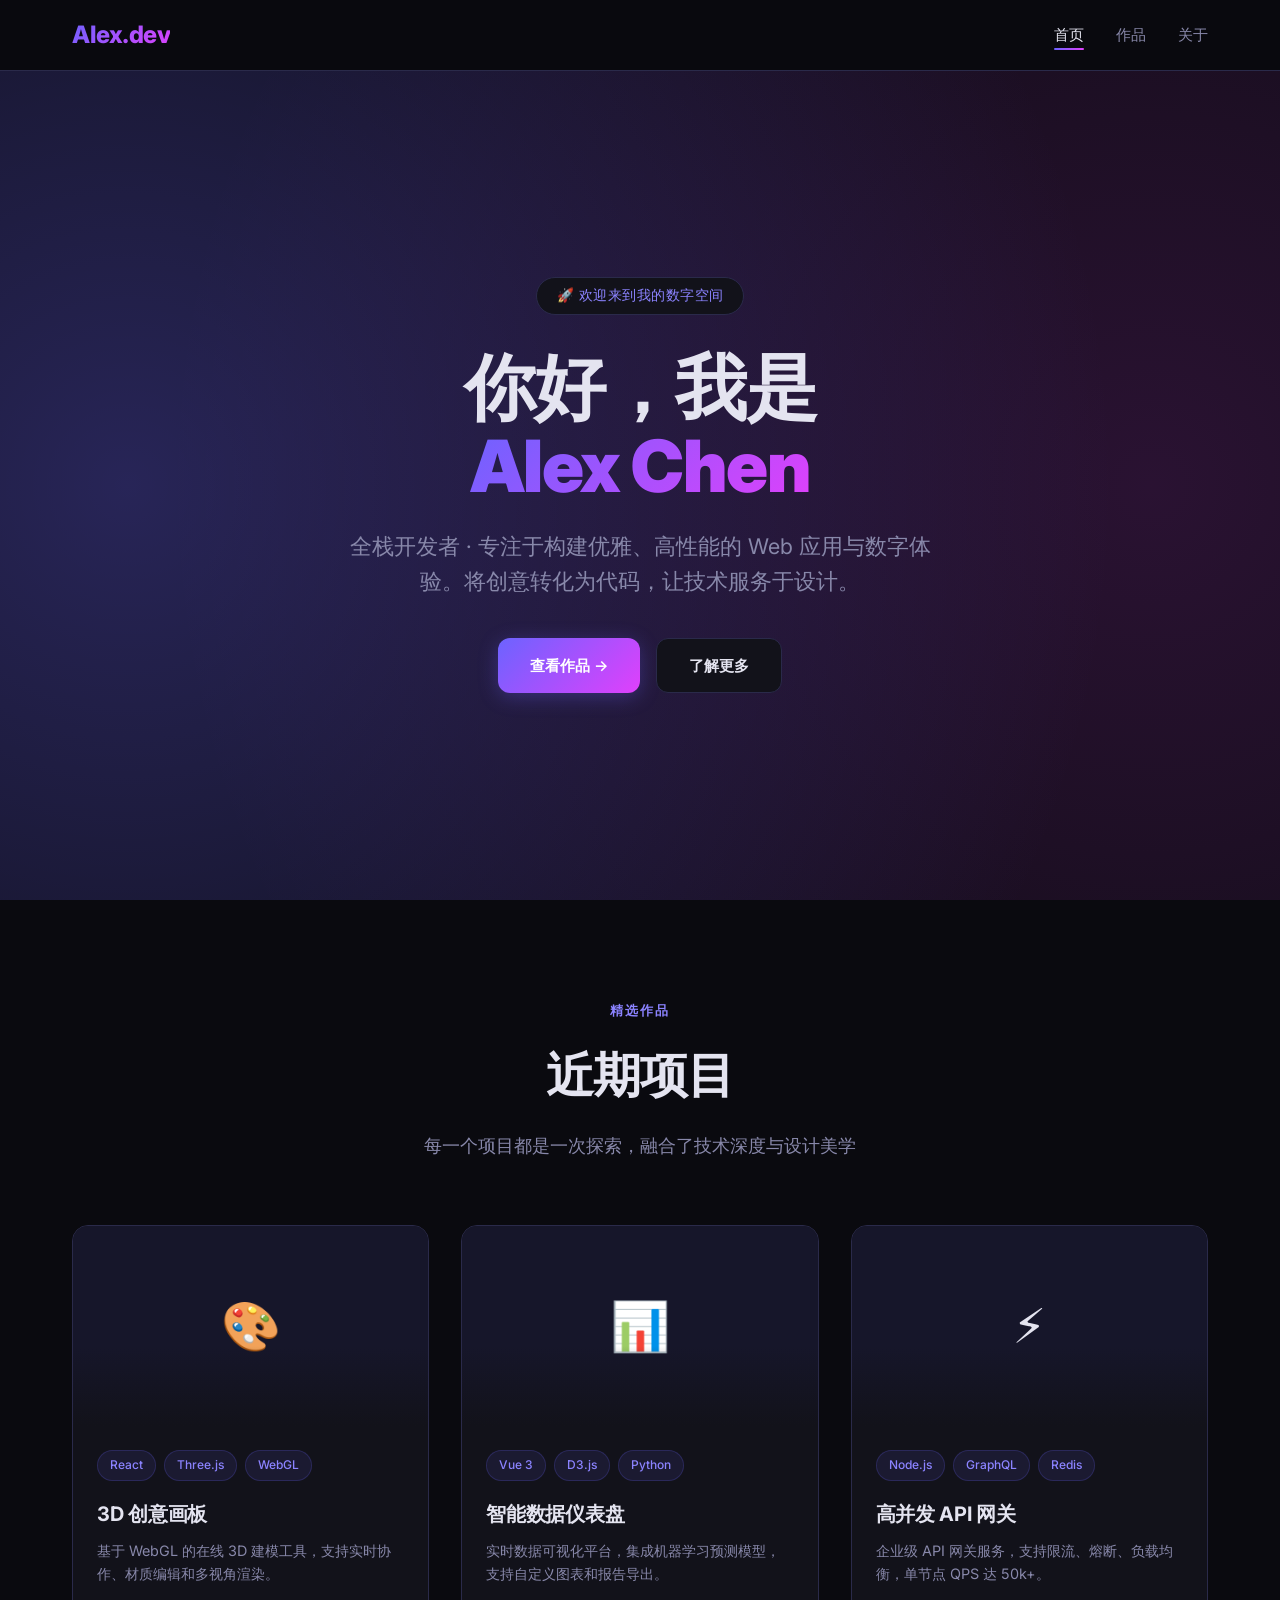
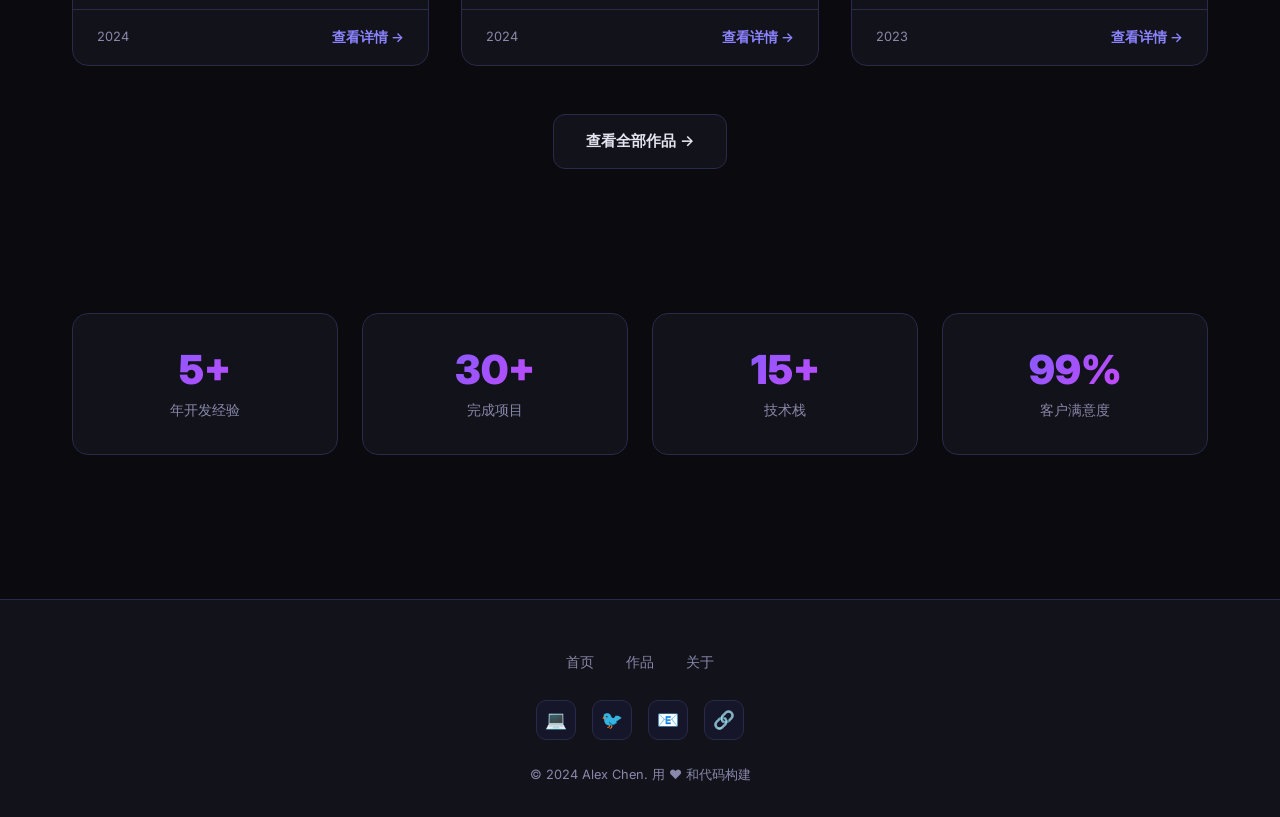
<file: portfolio_site/index.html>
<!DOCTYPE html>
<html lang="zh-CN">
<head>
  <meta charset="UTF-8">
  <meta name="viewport" content="width=device-width, initial-scale=1.0">
  <meta name="description" content="个人作品集 - 全栈开发者，热爱构建优雅的数字体验">
  <title>Alex Chen | 全栈开发者</title>
  <link rel="stylesheet" href="styles.css">
  <link rel="preconnect" href="https://fonts.googleapis.com">
  <link href="https://fonts.googleapis.com/css2?family=Inter:wght@400;500;600;700;800;900&display=swap" rel="stylesheet">
</head>
<body>

  <!-- ========== 导航栏 ========== -->
  <nav class="navbar" role="navigation" aria-label="主导航">
    <div class="navbar-inner">
      <a href="index.html" class="navbar-logo">Alex.dev</a>
      <button class="navbar-toggle" aria-label="切换菜单" onclick="toggleMenu()">
        <span></span>
        <span></span>
        <span></span>
      </button>
      <ul class="navbar-links" id="navLinks">
        <li><a href="index.html" class="active">首页</a></li>
        <li><a href="projects.html">作品</a></li>
        <li><a href="about.html">关于</a></li>
      </ul>
    </div>
  </nav>

  <!-- ========== 主内容 ========== -->
  <main>
    <!-- Hero 区域 -->
    <section class="hero">
      <div class="hero-content">
        <div class="hero-badge animate-fade-in-up">🚀 欢迎来到我的数字空间</div>
        <h1 class="hero-title animate-fade-in-up delay-1">
          你好，我是<br>
          <span class="gradient-text">Alex Chen</span>
        </h1>
        <p class="hero-subtitle animate-fade-in-up delay-2">
          全栈开发者 · 专注于构建优雅、高性能的 Web 应用与数字体验。将创意转化为代码，让技术服务于设计。
        </p>
        <div class="hero-actions animate-fade-in-up delay-3">
          <a href="projects.html" class="btn btn-primary">
            查看作品 →
          </a>
          <a href="about.html" class="btn btn-secondary">
            了解更多
          </a>
        </div>
      </div>
    </section>

    <!-- 精选项目 -->
    <section class="section">
      <div class="container">
        <div class="section-header">
          <span class="section-label">精选作品</span>
          <h2 class="section-title">近期项目</h2>
          <p class="section-desc">每一个项目都是一次探索，融合了技术深度与设计美学</p>
        </div>

        <div class="projects-grid">
          <!-- 项目卡片 1 -->
          <article class="project-card animate-fade-in-up delay-1">
            <div class="project-card-image">🎨</div>
            <div class="project-card-body">
              <div class="project-card-tags">
                <span class="tag">React</span>
                <span class="tag">Three.js</span>
                <span class="tag">WebGL</span>
              </div>
              <h3 class="project-card-title">3D 创意画板</h3>
              <p class="project-card-desc">基于 WebGL 的在线 3D 建模工具，支持实时协作、材质编辑和多视角渲染。</p>
            </div>
            <div class="project-card-footer">
              <span style="color: var(--color-text-muted); font-size: 0.8rem;">2024</span>
              <a href="projects.html" class="project-card-link">查看详情 →</a>
            </div>
          </article>

          <!-- 项目卡片 2 -->
          <article class="project-card animate-fade-in-up delay-2">
            <div class="project-card-image">📊</div>
            <div class="project-card-body">
              <div class="project-card-tags">
                <span class="tag">Vue 3</span>
                <span class="tag">D3.js</span>
                <span class="tag">Python</span>
              </div>
              <h3 class="project-card-title">智能数据仪表盘</h3>
              <p class="project-card-desc">实时数据可视化平台，集成机器学习预测模型，支持自定义图表和报告导出。</p>
            </div>
            <div class="project-card-footer">
              <span style="color: var(--color-text-muted); font-size: 0.8rem;">2024</span>
              <a href="projects.html" class="project-card-link">查看详情 →</a>
            </div>
          </article>

          <!-- 项目卡片 3 -->
          <article class="project-card animate-fade-in-up delay-3">
            <div class="project-card-image">⚡</div>
            <div class="project-card-body">
              <div class="project-card-tags">
                <span class="tag">Node.js</span>
                <span class="tag">GraphQL</span>
                <span class="tag">Redis</span>
              </div>
              <h3 class="project-card-title">高并发 API 网关</h3>
              <p class="project-card-desc">企业级 API 网关服务，支持限流、熔断、负载均衡，单节点 QPS 达 50k+。</p>
            </div>
            <div class="project-card-footer">
              <span style="color: var(--color-text-muted); font-size: 0.8rem;">2023</span>
              <a href="projects.html" class="project-card-link">查看详情 →</a>
            </div>
          </article>
        </div>

        <div style="text-align: center; margin-top: 3rem;">
          <a href="projects.html" class="btn btn-secondary">查看全部作品 →</a>
        </div>
      </div>
    </section>

    <!-- 统计数字 -->
    <section class="section" style="padding-top: 0;">
      <div class="container">
        <div class="stats-grid">
          <div class="stat-card animate-fade-in-up delay-1">
            <div class="stat-number">5+</div>
            <div class="stat-label">年开发经验</div>
          </div>
          <div class="stat-card animate-fade-in-up delay-2">
            <div class="stat-number">30+</div>
            <div class="stat-label">完成项目</div>
          </div>
          <div class="stat-card animate-fade-in-up delay-3">
            <div class="stat-number">15+</div>
            <div class="stat-label">技术栈</div>
          </div>
          <div class="stat-card animate-fade-in-up delay-4">
            <div class="stat-number">99%</div>
            <div class="stat-label">客户满意度</div>
          </div>
        </div>
      </div>
    </section>
  </main>

  <!-- ========== 页脚 ========== -->
  <footer class="footer" role="contentinfo">
    <div class="footer-inner">
      <ul class="footer-links">
        <li><a href="index.html">首页</a></li>
        <li><a href="projects.html">作品</a></li>
        <li><a href="about.html">关于</a></li>
      </ul>
      <div class="footer-social">
        <a href="#" aria-label="GitHub">💻</a>
        <a href="#" aria-label="Twitter">🐦</a>
        <a href="#" aria-label="Email">📧</a>
        <a href="#" aria-label="LinkedIn">🔗</a>
      </div>
      <p class="footer-copy">© 2024 Alex Chen. 用 ❤️ 和代码构建</p>
    </div>
  </footer>

  <!-- ========== 脚本 ========== -->
  <script>
    // 移动端导航菜单切换
    function toggleMenu() {
      const navLinks = document.getElementById('navLinks');
      navLinks.classList.toggle('open');
    }

    // 点击导航链接后关闭菜单
    document.querySelectorAll('.navbar-links a').forEach(link => {
      link.addEventListener('click', () => {
        document.getElementById('navLinks').classList.remove('open');
      });
    });

    // 滚动时导航栏背景加深
    window.addEventListener('scroll', () => {
      const navbar = document.querySelector('.navbar');
      if (window.scrollY > 50) {
        navbar.style.background = 'rgba(10, 10, 15, 0.95)';
      } else {
        navbar.style.background = 'rgba(10, 10, 15, 0.85)';
      }
    });

    // Intersection Observer 滚动动画
    const observer = new IntersectionObserver((entries) => {
      entries.forEach(entry => {
        if (entry.isIntersecting) {
          entry.target.style.animationPlayState = 'running';
          observer.unobserve(entry.target);
        }
      });
    }, { threshold: 0.1 });

    document.querySelectorAll('.animate-fade-in-up').forEach(el => {
      el.style.animationPlayState = 'paused';
      observer.observe(el);
    });
  </script>

</body>
</html>
</file>
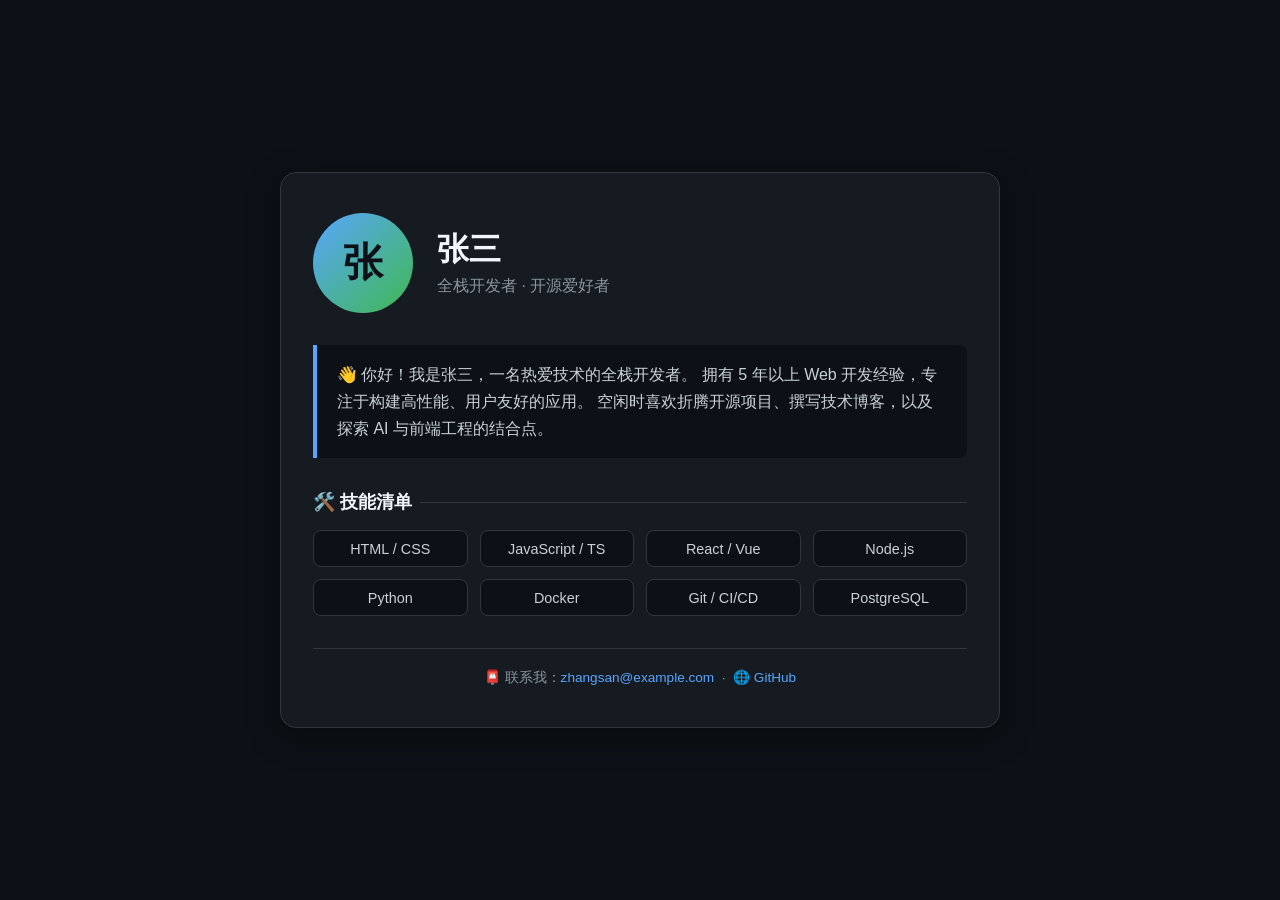
<file: test_website/index.html>
<!DOCTYPE html>
<html lang="zh-CN">
<head>
    <meta charset="UTF-8">
    <meta name="viewport" content="width=device-width, initial-scale=1.0">
    <title>个人简介 - 张三</title>
    <style>
        /* === Reset & Base === */
        * {
            margin: 0;
            padding: 0;
            box-sizing: border-box;
        }

        body {
            font-family: -apple-system, BlinkMacSystemFont, "Segoe UI", Roboto,
                "Helvetica Neue", Arial, "Noto Sans SC", sans-serif;
            background: #0d1117;
            color: #c9d1d9;
            min-height: 100vh;
            display: flex;
            justify-content: center;
            align-items: center;
            padding: 2rem 1rem;
        }

        /* === Card Container === */
        .card {
            max-width: 720px;
            width: 100%;
            background: #161b22;
            border: 1px solid #30363d;
            border-radius: 16px;
            padding: 2.5rem 2rem;
            box-shadow: 0 8px 32px rgba(0, 0, 0, 0.4);
            transition: transform 0.2s ease;
        }

        .card:hover {
            transform: translateY(-2px);
        }

        /* === Header / Avatar === */
        .header {
            display: flex;
            align-items: center;
            gap: 1.5rem;
            margin-bottom: 2rem;
            flex-wrap: wrap;
        }

        .avatar {
            flex-shrink: 0;
            width: 100px;
            height: 100px;
            border-radius: 50%;
            background: linear-gradient(135deg, #58a6ff, #3fb950);
            display: flex;
            align-items: center;
            justify-content: center;
            font-size: 2.5rem;
            font-weight: 700;
            color: #0d1117;
        }

        .header-text h1 {
            font-size: 2rem;
            font-weight: 700;
            color: #f0f6fc;
        }

        .header-text .tagline {
            font-size: 1rem;
            color: #8b949e;
            margin-top: 0.25rem;
        }

        /* === Bio === */
        .bio {
            background: #0d1117;
            border-left: 4px solid #58a6ff;
            padding: 1rem 1.25rem;
            border-radius: 0 8px 8px 0;
            margin-bottom: 2rem;
            line-height: 1.7;
            font-size: 1rem;
        }

        /* === Section Title === */
        .section-title {
            font-size: 1.125rem;
            font-weight: 600;
            color: #f0f6fc;
            margin-bottom: 1rem;
            display: flex;
            align-items: center;
            gap: 0.5rem;
        }

        .section-title::after {
            content: "";
            flex: 1;
            height: 1px;
            background: #30363d;
        }

        /* === Skills Grid === */
        .skills-grid {
            display: grid;
            grid-template-columns: repeat(auto-fill, minmax(150px, 1fr));
            gap: 0.75rem;
            list-style: none;
        }

        .skills-grid li {
            background: #0d1117;
            border: 1px solid #30363d;
            border-radius: 8px;
            padding: 0.6rem 1rem;
            text-align: center;
            font-size: 0.9rem;
            transition: all 0.2s ease;
            cursor: default;
        }

        .skills-grid li:hover {
            border-color: #58a6ff;
            background: #161b22;
            transform: scale(1.04);
        }

        /* === Footer === */
        .footer {
            margin-top: 2rem;
            padding-top: 1.25rem;
            border-top: 1px solid #30363d;
            text-align: center;
            font-size: 0.85rem;
            color: #8b949e;
        }

        .footer a {
            color: #58a6ff;
            text-decoration: none;
        }

        .footer a:hover {
            text-decoration: underline;
        }

        /* === Responsive === */
        @media (max-width: 480px) {
            .card {
                padding: 1.5rem 1rem;
            }

            .header {
                flex-direction: column;
                text-align: center;
                gap: 0.75rem;
            }

            .avatar {
                width: 80px;
                height: 80px;
                font-size: 2rem;
            }

            .header-text h1 {
                font-size: 1.5rem;
            }

            .skills-grid {
                grid-template-columns: repeat(auto-fill, minmax(120px, 1fr));
            }
        }
    </style>
</head>
<body>
    <div class="card">
        <!-- Header -->
        <div class="header">
            <div class="avatar">张</div>
            <div class="header-text">
                <h1>张三</h1>
                <p class="tagline">全栈开发者 · 开源爱好者</p>
            </div>
        </div>

        <!-- Bio -->
        <div class="bio">
            👋 你好！我是张三，一名热爱技术的全栈开发者。
            拥有 5 年以上 Web 开发经验，专注于构建高性能、用户友好的应用。
            空闲时喜欢折腾开源项目、撰写技术博客，以及探索 AI 与前端工程的结合点。
        </div>

        <!-- Skills -->
        <div class="section-title">🛠️ 技能清单</div>
        <ul class="skills-grid">
            <li>HTML / CSS</li>
            <li>JavaScript / TS</li>
            <li>React / Vue</li>
            <li>Node.js</li>
            <li>Python</li>
            <li>Docker</li>
            <li>Git / CI/CD</li>
            <li>PostgreSQL</li>
        </ul>

        <!-- Footer -->
        <div class="footer">
            📮 联系我：<a href="mailto:zhangsan@example.com">zhangsan@example.com</a>
            &nbsp;·&nbsp; 🌐 <a href="#">GitHub</a>
        </div>
    </div>
</body>
</html>
</file>
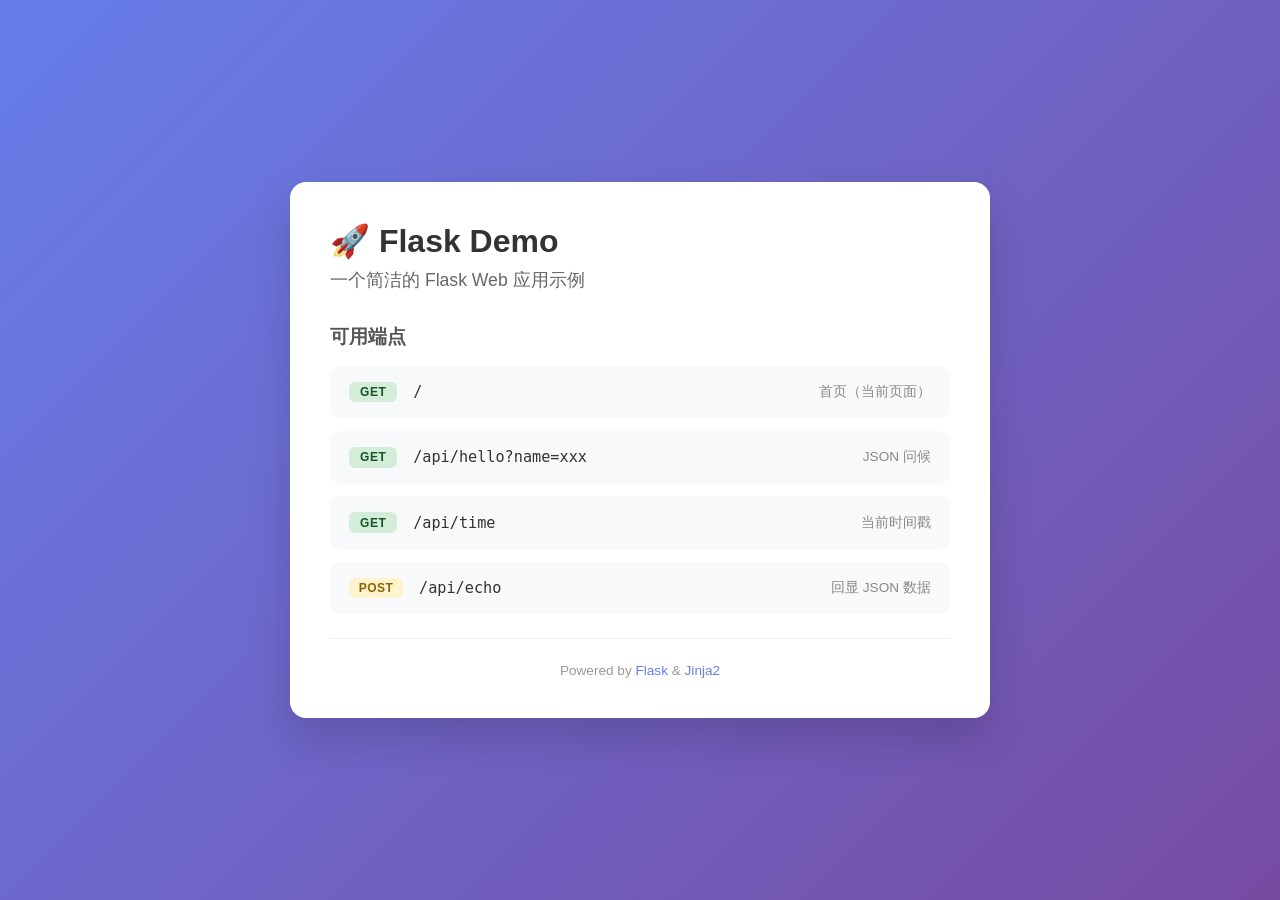
<file: flask_demo/templates/index.html>
<!DOCTYPE html>
<html lang="zh-CN">
<head>
    <meta charset="UTF-8" />
    <meta name="viewport" content="width=device-width, initial-scale=1.0" />
    <title>Flask Demo 应用</title>
    <style>
        * {
            margin: 0;
            padding: 0;
            box-sizing: border-box;
        }
        body {
            font-family: -apple-system, BlinkMacSystemFont, "Segoe UI", Roboto,
                "Helvetica Neue", Arial, sans-serif;
            background: linear-gradient(135deg, #667eea 0%, #764ba2 100%);
            min-height: 100vh;
            display: flex;
            justify-content: center;
            align-items: center;
            padding: 2rem;
        }
        .card {
            background: white;
            border-radius: 16px;
            padding: 2.5rem;
            max-width: 700px;
            width: 100%;
            box-shadow: 0 20px 40px rgba(0, 0, 0, 0.15);
        }
        h1 {
            color: #333;
            font-size: 2rem;
            margin-bottom: 0.5rem;
        }
        .subtitle {
            color: #666;
            font-size: 1.1rem;
            margin-bottom: 2rem;
        }
        .endpoints {
            list-style: none;
        }
        .endpoints li {
            background: #f8f9fa;
            border-radius: 10px;
            padding: 1rem 1.2rem;
            margin-bottom: 0.8rem;
            display: flex;
            align-items: center;
            gap: 1rem;
            transition: transform 0.15s, box-shadow 0.15s;
        }
        .endpoints li:hover {
            transform: translateY(-2px);
            box-shadow: 0 4px 12px rgba(0, 0, 0, 0.08);
        }
        .method {
            display: inline-block;
            padding: 0.2rem 0.6rem;
            border-radius: 6px;
            font-size: 0.75rem;
            font-weight: 700;
            text-transform: uppercase;
            letter-spacing: 0.5px;
            min-width: 48px;
            text-align: center;
        }
        .method-get {
            background: #d4edda;
            color: #155724;
        }
        .method-post {
            background: #fff3cd;
            color: #856404;
        }
        .route {
            font-family: "SF Mono", "Fira Code", "Fira Mono", monospace;
            font-size: 0.95rem;
            color: #333;
            flex: 1;
        }
        .desc {
            color: #888;
            font-size: 0.85rem;
        }
        hr {
            border: none;
            border-top: 1px solid #eee;
            margin: 1.5rem 0;
        }
        .footer {
            text-align: center;
            color: #999;
            font-size: 0.85rem;
            margin-top: 1rem;
        }
        .footer a {
            color: #667eea;
            text-decoration: none;
        }
        .footer a:hover {
            text-decoration: underline;
        }
    </style>
</head>
<body>
    <div class="card">
        <h1>🚀 Flask Demo</h1>
        <p class="subtitle">一个简洁的 Flask Web 应用示例</p>

        <h2 style="font-size:1.2rem; margin-bottom:1rem; color:#555;">
            可用端点
        </h2>
        <ul class="endpoints">
            <li>
                <span class="method method-get">GET</span>
                <span class="route">/</span>
                <span class="desc">首页（当前页面）</span>
            </li>
            <li>
                <span class="method method-get">GET</span>
                <span class="route">/api/hello?name=xxx</span>
                <span class="desc">JSON 问候</span>
            </li>
            <li>
                <span class="method method-get">GET</span>
                <span class="route">/api/time</span>
                <span class="desc">当前时间戳</span>
            </li>
            <li>
                <span class="method method-post">POST</span>
                <span class="route">/api/echo</span>
                <span class="desc">回显 JSON 数据</span>
            </li>
        </ul>

        <hr />

        <div class="footer">
            Powered by
            <a href="https://flask.palletsprojects.com/" target="_blank">Flask</a>
            &amp;
            <a href="https://jinja.palletsprojects.com/" target="_blank">Jinja2</a>
        </div>
    </div>
</body>
</html>
</file>
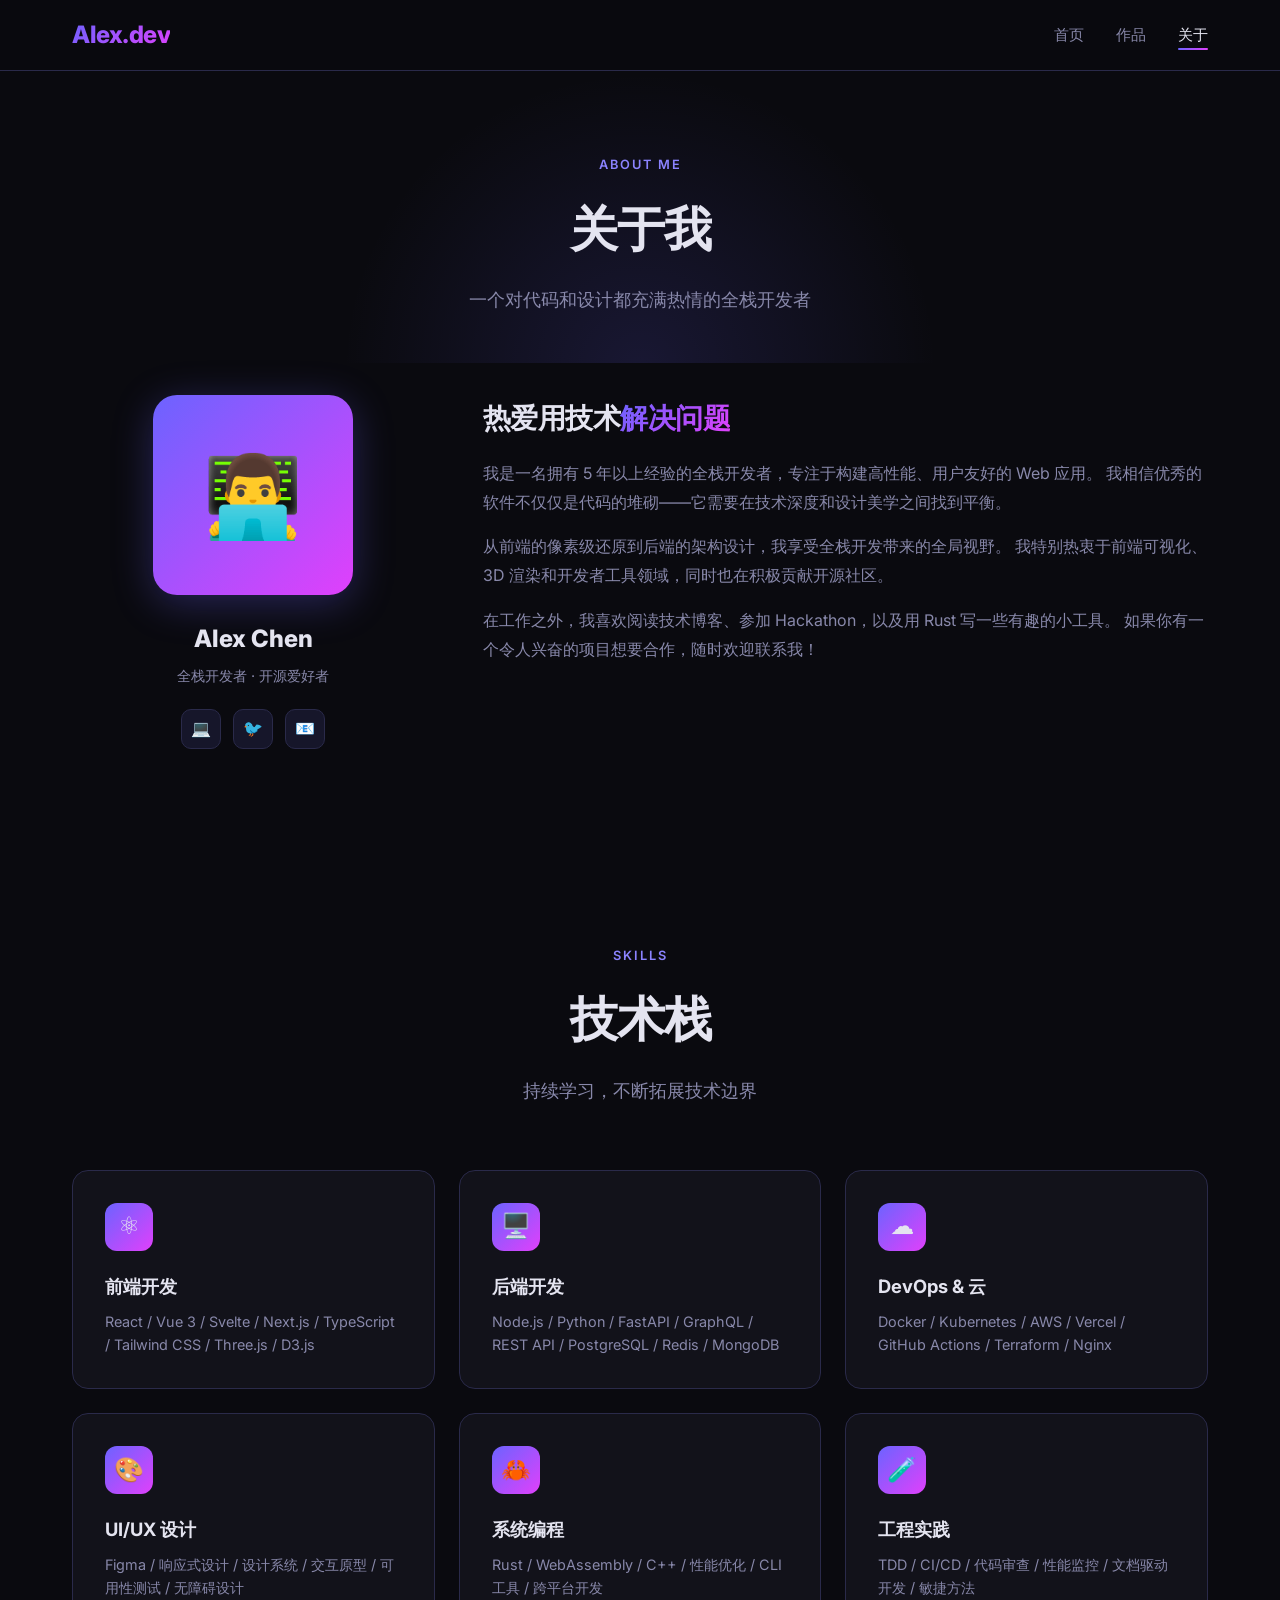
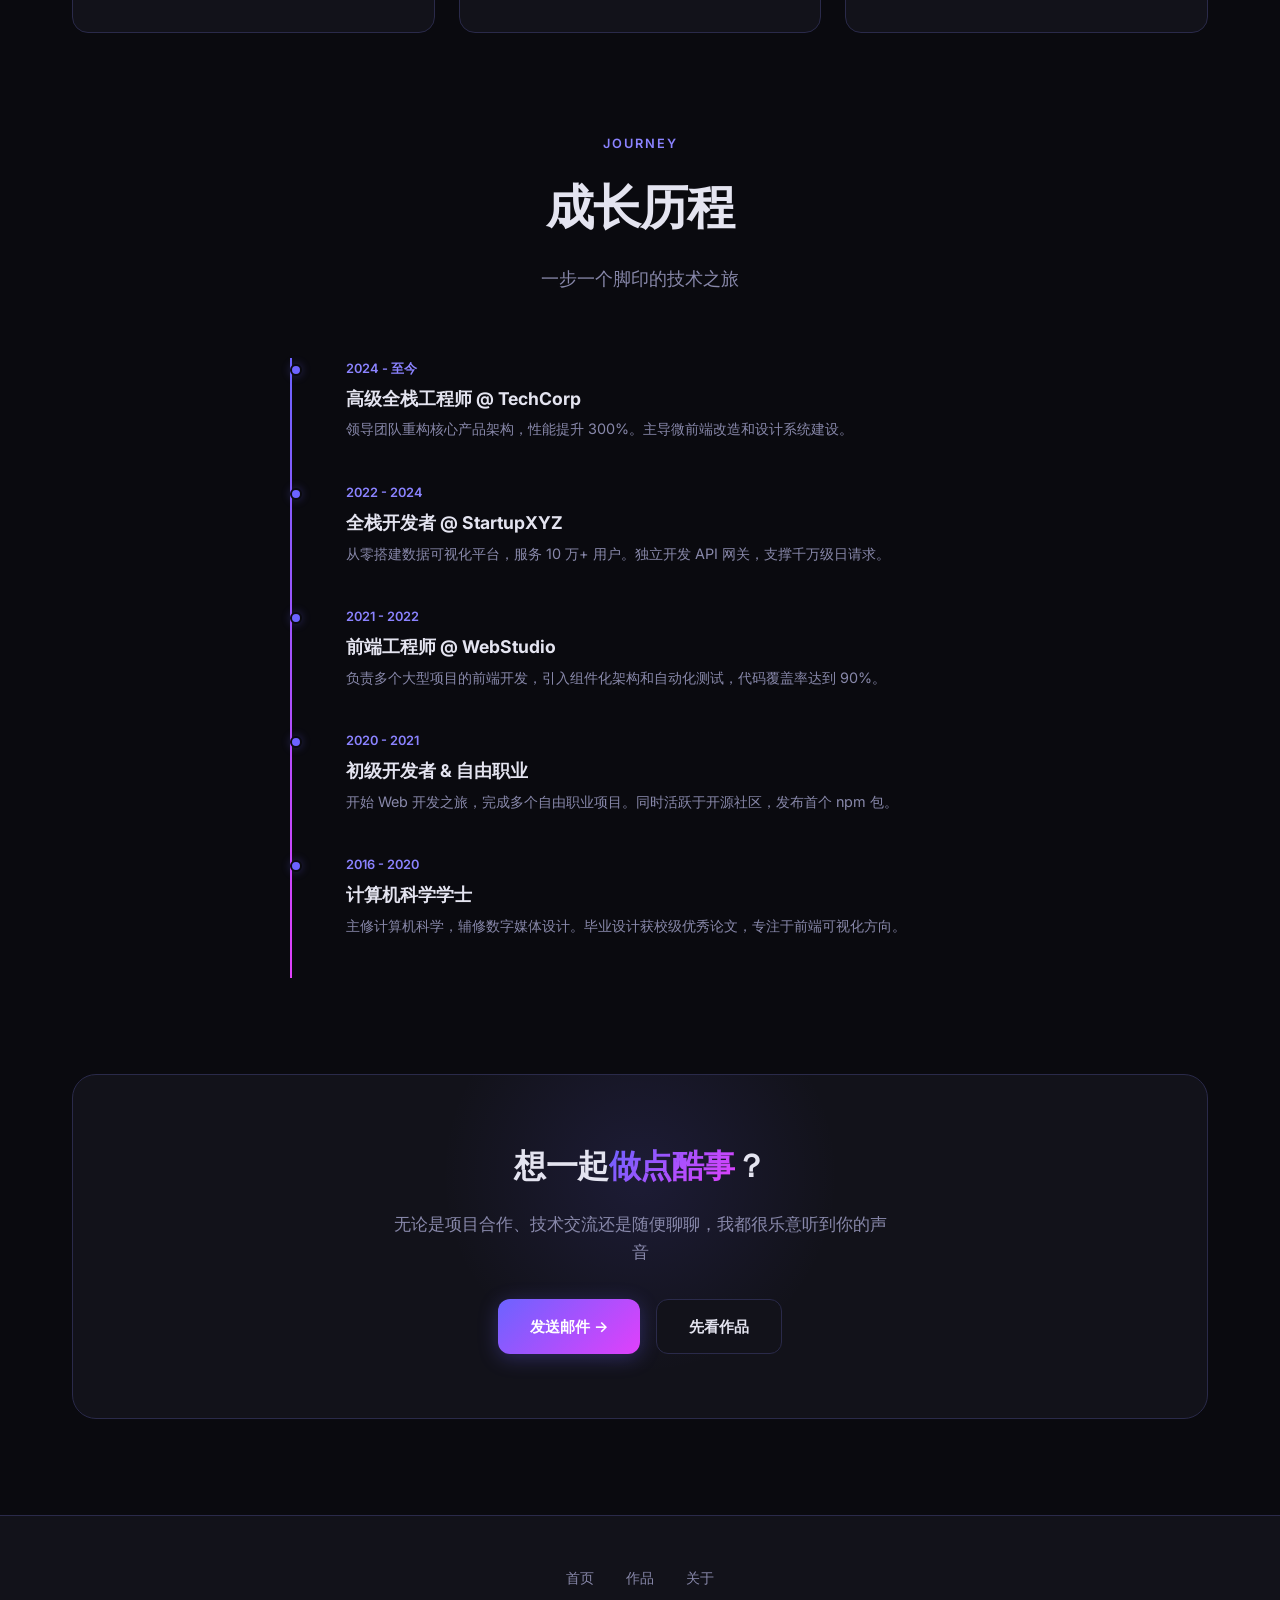
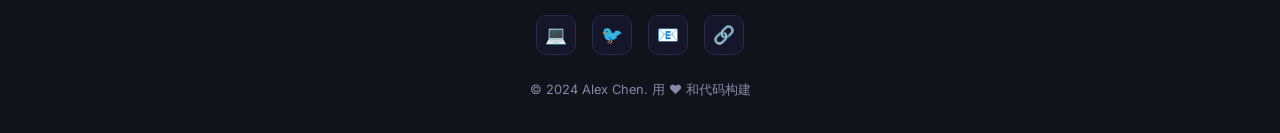
<file: portfolio_site/about.html>
<!DOCTYPE html>
<html lang="zh-CN">
<head>
  <meta charset="UTF-8">
  <meta name="viewport" content="width=device-width, initial-scale=1.0">
  <meta name="description" content="关于 Alex Chen - 全栈开发者的技术旅程与个人故事">
  <title>关于我 | Alex Chen</title>
  <link rel="stylesheet" href="styles.css">
  <link rel="preconnect" href="https://fonts.googleapis.com">
  <link href="https://fonts.googleapis.com/css2?family=Inter:wght@400;500;600;700;800;900&display=swap" rel="stylesheet">
</head>
<body>

  <!-- ========== 导航栏 ========== -->
  <nav class="navbar" role="navigation" aria-label="主导航">
    <div class="navbar-inner">
      <a href="index.html" class="navbar-logo">Alex.dev</a>
      <button class="navbar-toggle" aria-label="切换菜单" onclick="toggleMenu()">
        <span></span>
        <span></span>
        <span></span>
      </button>
      <ul class="navbar-links" id="navLinks">
        <li><a href="index.html">首页</a></li>
        <li><a href="projects.html">作品</a></li>
        <li><a href="about.html" class="active">关于</a></li>
      </ul>
    </div>
  </nav>

  <!-- ========== 主内容 ========== -->
  <main>
    <!-- 页面横幅 -->
    <section class="page-banner">
      <div class="container page-banner-content">
        <span class="section-label animate-fade-in-up">About Me</span>
        <h1 class="section-title animate-fade-in-up delay-1">关于我</h1>
        <p class="section-desc animate-fade-in-up delay-2">一个对代码和设计都充满热情的全栈开发者</p>
      </div>
    </section>

    <!-- 个人简介 -->
    <section class="section" style="padding-top: 2rem;">
      <div class="container">
        <div style="display: grid; grid-template-columns: 1fr 2fr; gap: 3rem; align-items: start;" class="about-intro">
          <!-- 头像区域 -->
          <div class="animate-fade-in-up" style="text-align: center;">
            <div style="
              width: 200px;
              height: 200px;
              border-radius: 24px;
              background: linear-gradient(135deg, var(--color-gradient-start), var(--color-gradient-end));
              display: flex;
              align-items: center;
              justify-content: center;
              font-size: 5rem;
              margin: 0 auto 1.5rem;
              box-shadow: 0 8px 40px var(--color-accent-glow);
            ">👨‍💻</div>
            <h2 style="font-size: 1.5rem; font-weight: 800; margin-bottom: 0.25rem;">Alex Chen</h2>
            <p style="color: var(--color-text-muted); font-size: 0.9rem;">全栈开发者 · 开源爱好者</p>
            <div style="display: flex; gap: 0.75rem; justify-content: center; margin-top: 1.25rem;">
              <a href="#" style="
                width: 40px; height: 40px; border-radius: 10px;
                background: var(--color-surface); border: 1px solid var(--color-border);
                display: flex; align-items: center; justify-content: center;
                transition: all 0.2s ease;
              " aria-label="GitHub">💻</a>
              <a href="#" style="
                width: 40px; height: 40px; border-radius: 10px;
                background: var(--color-surface); border: 1px solid var(--color-border);
                display: flex; align-items: center; justify-content: center;
                transition: all 0.2s ease;
              " aria-label="Twitter">🐦</a>
              <a href="#" style="
                width: 40px; height: 40px; border-radius: 10px;
                background: var(--color-surface); border: 1px solid var(--color-border);
                display: flex; align-items: center; justify-content: center;
                transition: all 0.2s ease;
              " aria-label="Email">📧</a>
            </div>
          </div>

          <!-- 介绍文字 -->
          <div class="animate-fade-in-up delay-2">
            <h2 style="font-size: 1.75rem; font-weight: 800; margin-bottom: 1rem; letter-spacing: -0.5px;">
              热爱用技术<span class="gradient-text" style="background: linear-gradient(135deg, var(--color-gradient-start), var(--color-gradient-end)); -webkit-background-clip: text; -webkit-text-fill-color: transparent; background-clip: text;">解决问题</span>
            </h2>
            <p style="color: var(--color-text-muted); line-height: 1.8; margin-bottom: 1rem;">
              我是一名拥有 5 年以上经验的全栈开发者，专注于构建高性能、用户友好的 Web 应用。
              我相信优秀的软件不仅仅是代码的堆砌——它需要在技术深度和设计美学之间找到平衡。
            </p>
            <p style="color: var(--color-text-muted); line-height: 1.8; margin-bottom: 1rem;">
              从前端的像素级还原到后端的架构设计，我享受全栈开发带来的全局视野。
              我特别热衷于前端可视化、3D 渲染和开发者工具领域，同时也在积极贡献开源社区。
            </p>
            <p style="color: var(--color-text-muted); line-height: 1.8;">
              在工作之外，我喜欢阅读技术博客、参加 Hackathon，以及用 Rust 写一些有趣的小工具。
              如果你有一个令人兴奋的项目想要合作，随时欢迎联系我！
            </p>
          </div>
        </div>
      </div>
    </section>

    <!-- 技能展示 -->
    <section class="section">
      <div class="container">
        <div class="section-header">
          <span class="section-label">Skills</span>
          <h2 class="section-title">技术栈</h2>
          <p class="section-desc">持续学习，不断拓展技术边界</p>
        </div>

        <div class="skills-grid">
          <!-- 技能 1 -->
          <div class="skill-card animate-fade-in-up delay-1">
            <div class="skill-icon">⚛️</div>
            <h3 class="skill-card-title">前端开发</h3>
            <p class="skill-card-desc">React / Vue 3 / Svelte / Next.js / TypeScript / Tailwind CSS / Three.js / D3.js</p>
          </div>

          <!-- 技能 2 -->
          <div class="skill-card animate-fade-in-up delay-2">
            <div class="skill-icon">🖥️</div>
            <h3 class="skill-card-title">后端开发</h3>
            <p class="skill-card-desc">Node.js / Python / FastAPI / GraphQL / REST API / PostgreSQL / Redis / MongoDB</p>
          </div>

          <!-- 技能 3 -->
          <div class="skill-card animate-fade-in-up delay-3">
            <div class="skill-icon">☁️</div>
            <h3 class="skill-card-title">DevOps & 云</h3>
            <p class="skill-card-desc">Docker / Kubernetes / AWS / Vercel / GitHub Actions / Terraform / Nginx</p>
          </div>

          <!-- 技能 4 -->
          <div class="skill-card animate-fade-in-up delay-4">
            <div class="skill-icon">🎨</div>
            <h3 class="skill-card-title">UI/UX 设计</h3>
            <p class="skill-card-desc">Figma / 响应式设计 / 设计系统 / 交互原型 / 可用性测试 / 无障碍设计</p>
          </div>

          <!-- 技能 5 -->
          <div class="skill-card animate-fade-in-up delay-5">
            <div class="skill-icon">🦀</div>
            <h3 class="skill-card-title">系统编程</h3>
            <p class="skill-card-desc">Rust / WebAssembly / C++ / 性能优化 / CLI 工具 / 跨平台开发</p>
          </div>

          <!-- 技能 6 -->
          <div class="skill-card animate-fade-in-up delay-6">
            <div class="skill-icon">🧪</div>
            <h3 class="skill-card-title">工程实践</h3>
            <p class="skill-card-desc">TDD / CI/CD / 代码审查 / 性能监控 / 文档驱动开发 / 敏捷方法</p>
          </div>
        </div>
      </div>
    </section>

    <!-- 经历时间线 -->
    <section class="section" style="padding-top: 0;">
      <div class="container">
        <div class="section-header">
          <span class="section-label">Journey</span>
          <h2 class="section-title">成长历程</h2>
          <p class="section-desc">一步一个脚印的技术之旅</p>
        </div>

        <div class="timeline">
          <div class="timeline-item animate-fade-in-up delay-1">
            <div class="timeline-year">2024 - 至今</div>
            <h3 class="timeline-title">高级全栈工程师 @ TechCorp</h3>
            <p class="timeline-desc">领导团队重构核心产品架构，性能提升 300%。主导微前端改造和设计系统建设。</p>
          </div>

          <div class="timeline-item animate-fade-in-up delay-2">
            <div class="timeline-year">2022 - 2024</div>
            <h3 class="timeline-title">全栈开发者 @ StartupXYZ</h3>
            <p class="timeline-desc">从零搭建数据可视化平台，服务 10 万+ 用户。独立开发 API 网关，支撑千万级日请求。</p>
          </div>

          <div class="timeline-item animate-fade-in-up delay-3">
            <div class="timeline-year">2021 - 2022</div>
            <h3 class="timeline-title">前端工程师 @ WebStudio</h3>
            <p class="timeline-desc">负责多个大型项目的前端开发，引入组件化架构和自动化测试，代码覆盖率达到 90%。</p>
          </div>

          <div class="timeline-item animate-fade-in-up delay-4">
            <div class="timeline-year">2020 - 2021</div>
            <h3 class="timeline-title">初级开发者 & 自由职业</h3>
            <p class="timeline-desc">开始 Web 开发之旅，完成多个自由职业项目。同时活跃于开源社区，发布首个 npm 包。</p>
          </div>

          <div class="timeline-item animate-fade-in-up delay-5">
            <div class="timeline-year">2016 - 2020</div>
            <h3 class="timeline-title">计算机科学学士</h3>
            <p class="timeline-desc">主修计算机科学，辅修数字媒体设计。毕业设计获校级优秀论文，专注于前端可视化方向。</p>
          </div>
        </div>
      </div>
    </section>

    <!-- 联系我 -->
    <section class="section" style="padding-top: 0;">
      <div class="container">
        <div style="
          background: var(--color-bg-card);
          border: 1px solid var(--color-border);
          border-radius: 24px;
          padding: 4rem 2rem;
          text-align: center;
          position: relative;
          overflow: hidden;
        ">
          <div style="
            position: absolute;
            top: -100px;
            left: 50%;
            transform: translateX(-50%);
            width: 400px;
            height: 400px;
            background: radial-gradient(circle, var(--color-accent-glow), transparent 70%);
            pointer-events: none;
            opacity: 0.4;
          "></div>
          <div style="position: relative; z-index: 1;">
            <h2 class="animate-fade-in-up" style="font-size: 2rem; font-weight: 800; margin-bottom: 1rem; letter-spacing: -0.5px;">
              想一起<span class="gradient-text" style="background: linear-gradient(135deg, var(--color-gradient-start), var(--color-gradient-end)); -webkit-background-clip: text; -webkit-text-fill-color: transparent; background-clip: text;">做点酷事</span>？
            </h2>
            <p class="animate-fade-in-up delay-1" style="color: var(--color-text-muted); max-width: 500px; margin: 0 auto 2rem; font-size: 1.05rem;">
              无论是项目合作、技术交流还是随便聊聊，我都很乐意听到你的声音
            </p>
            <div class="animate-fade-in-up delay-2" style="display: flex; gap: 1rem; justify-content: center; flex-wrap: wrap;">
              <a href="mailto:alex@example.com" class="btn btn-primary">发送邮件 →</a>
              <a href="projects.html" class="btn btn-secondary">先看作品</a>
            </div>
          </div>
        </div>
      </div>
    </section>
  </main>

  <!-- ========== 页脚 ========== -->
  <footer class="footer" role="contentinfo">
    <div class="footer-inner">
      <ul class="footer-links">
        <li><a href="index.html">首页</a></li>
        <li><a href="projects.html">作品</a></li>
        <li><a href="about.html">关于</a></li>
      </ul>
      <div class="footer-social">
        <a href="#" aria-label="GitHub">💻</a>
        <a href="#" aria-label="Twitter">🐦</a>
        <a href="#" aria-label="Email">📧</a>
        <a href="#" aria-label="LinkedIn">🔗</a>
      </div>
      <p class="footer-copy">© 2024 Alex Chen. 用 ❤️ 和代码构建</p>
    </div>
  </footer>

  <!-- ========== 脚本 ========== -->
  <script>
    // 移动端导航菜单切换
    function toggleMenu() {
      document.getElementById('navLinks').classList.toggle('open');
    }

    document.querySelectorAll('.navbar-links a').forEach(link => {
      link.addEventListener('click', () => {
        document.getElementById('navLinks').classList.remove('open');
      });
    });

    // 滚动时导航栏背景加深
    window.addEventListener('scroll', () => {
      const navbar = document.querySelector('.navbar');
      navbar.style.background = window.scrollY > 50
        ? 'rgba(10, 10, 15, 0.95)'
        : 'rgba(10, 10, 15, 0.85)';
    });

    // Intersection Observer 滚动动画
    const observer = new IntersectionObserver((entries) => {
      entries.forEach(entry => {
        if (entry.isIntersecting) {
          entry.target.style.animationPlayState = 'running';
          observer.unobserve(entry.target);
        }
      });
    }, { threshold: 0.1 });

    document.querySelectorAll('.animate-fade-in-up').forEach(el => {
      el.style.animationPlayState = 'paused';
      observer.observe(el);
    });

    // 关于页响应式：小屏幕时个人信息改为纵向排列
    const style = document.createElement('style');
    style.textContent = `
      @media (max-width: 768px) {
        .about-intro {
          grid-template-columns: 1fr !important;
        }
        .about-intro > div:first-child {
          order: -1;
        }
      }
    `;
    document.head.appendChild(style);
  </script>

</body>
</html>
</file>
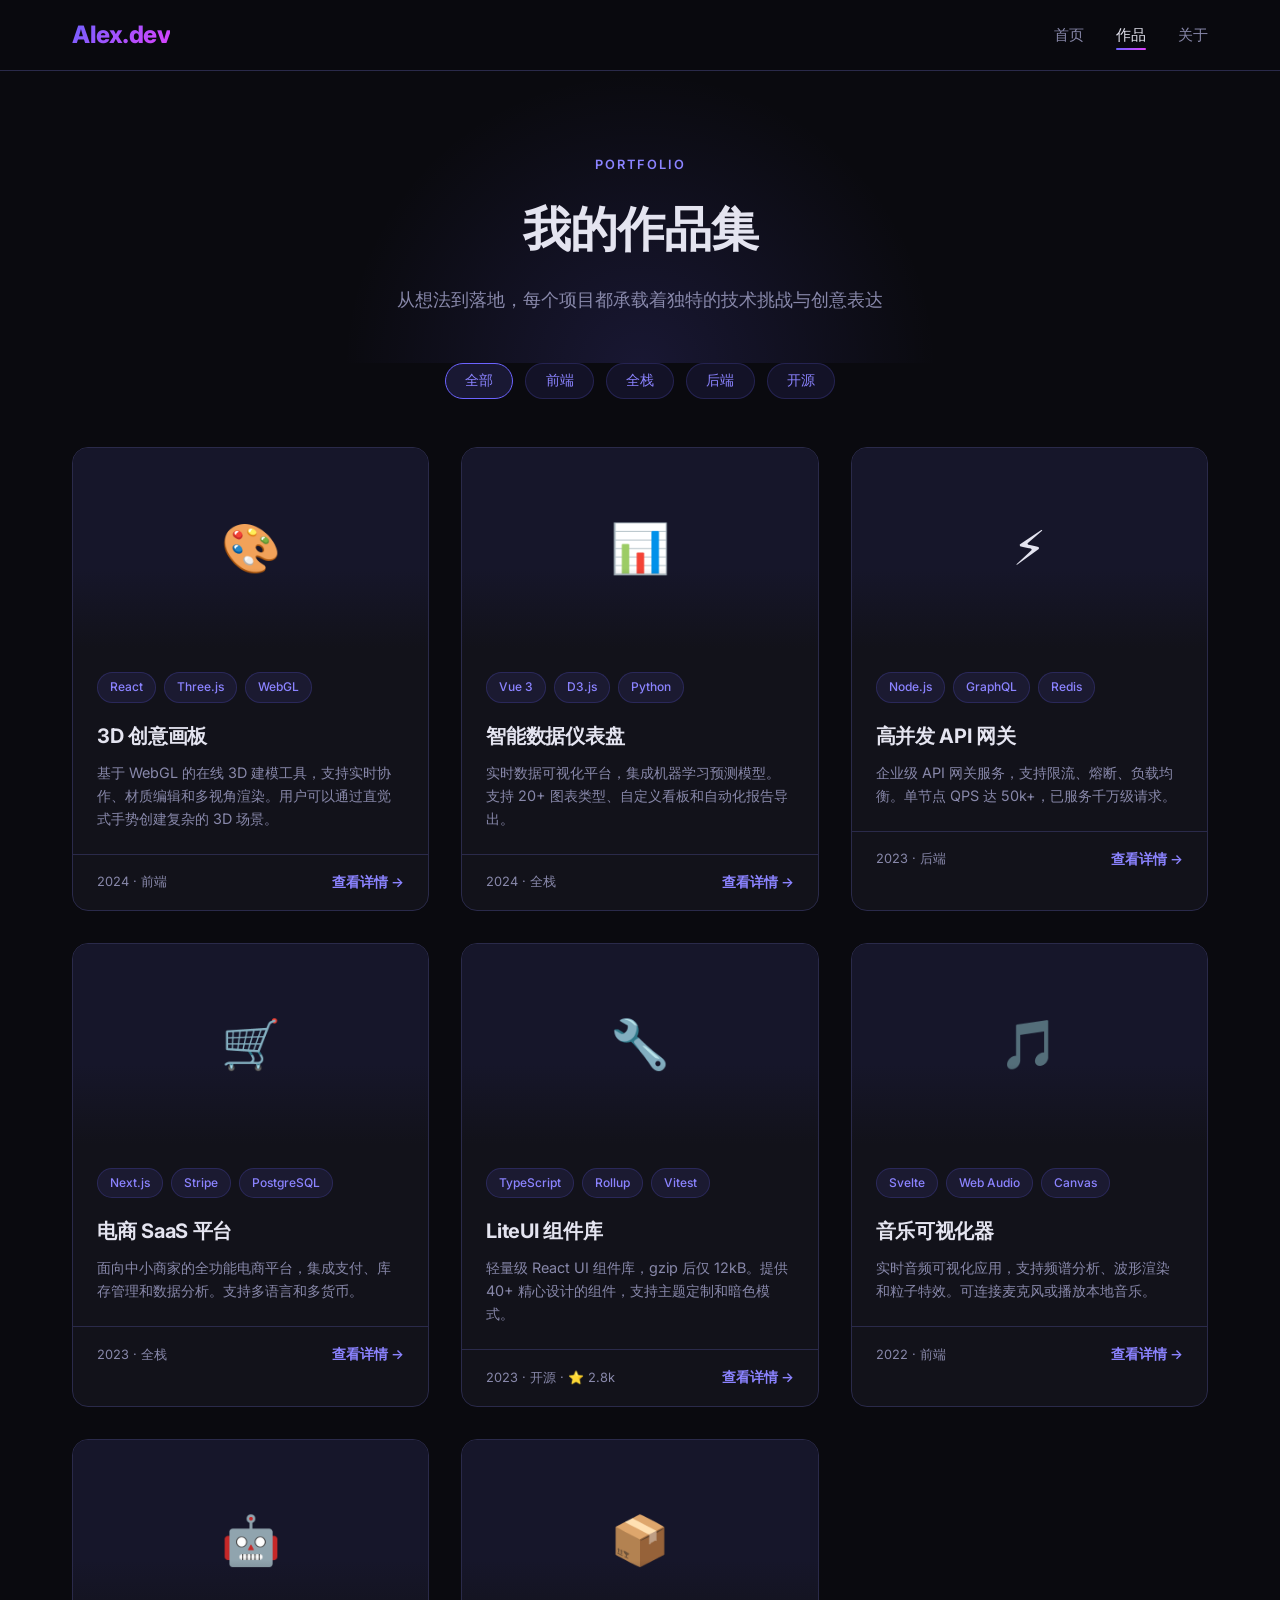
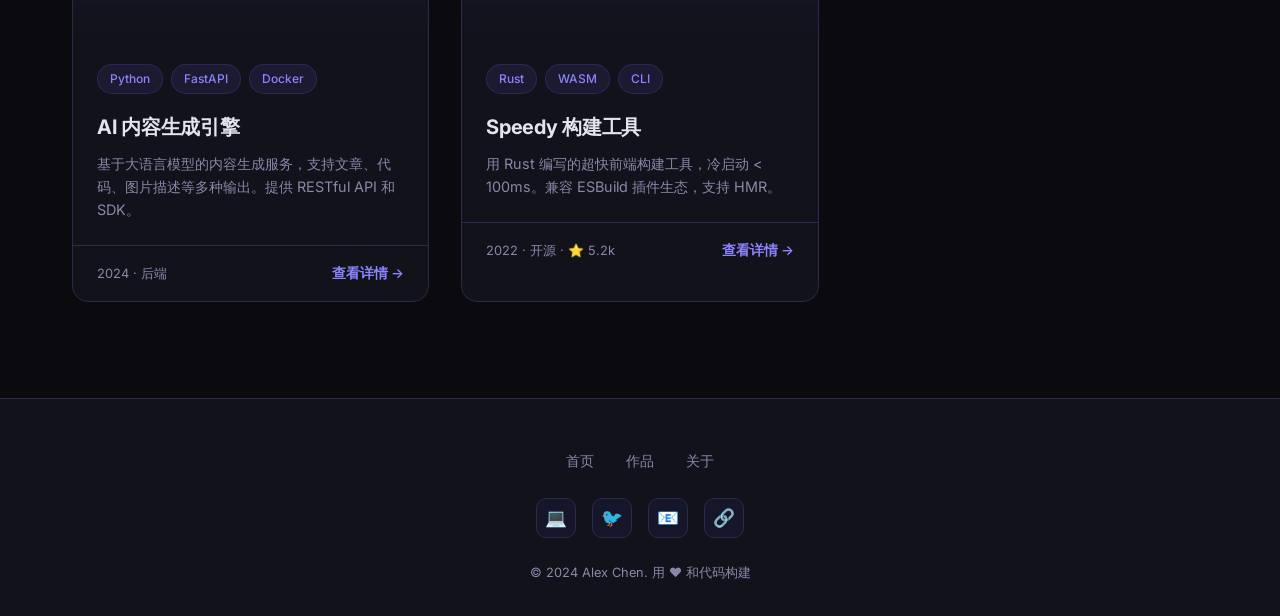
<file: portfolio_site/projects.html>
<!DOCTYPE html>
<html lang="zh-CN">
<head>
  <meta charset="UTF-8">
  <meta name="viewport" content="width=device-width, initial-scale=1.0">
  <meta name="description" content="Alex Chen 的项目作品集 - Web应用、可视化、开源项目">
  <title>作品集 | Alex Chen</title>
  <link rel="stylesheet" href="styles.css">
  <link rel="preconnect" href="https://fonts.googleapis.com">
  <link href="https://fonts.googleapis.com/css2?family=Inter:wght@400;500;600;700;800;900&display=swap" rel="stylesheet">
</head>
<body>

  <!-- ========== 导航栏 ========== -->
  <nav class="navbar" role="navigation" aria-label="主导航">
    <div class="navbar-inner">
      <a href="index.html" class="navbar-logo">Alex.dev</a>
      <button class="navbar-toggle" aria-label="切换菜单" onclick="toggleMenu()">
        <span></span>
        <span></span>
        <span></span>
      </button>
      <ul class="navbar-links" id="navLinks">
        <li><a href="index.html">首页</a></li>
        <li><a href="projects.html" class="active">作品</a></li>
        <li><a href="about.html">关于</a></li>
      </ul>
    </div>
  </nav>

  <!-- ========== 主内容 ========== -->
  <main>
    <!-- 页面横幅 -->
    <section class="page-banner">
      <div class="container page-banner-content">
        <span class="section-label animate-fade-in-up">Portfolio</span>
        <h1 class="section-title animate-fade-in-up delay-1">我的作品集</h1>
        <p class="section-desc animate-fade-in-up delay-2">从想法到落地，每个项目都承载着独特的技术挑战与创意表达</p>
      </div>
    </section>

    <!-- 筛选标签 -->
    <section class="section" style="padding-top: 0;">
      <div class="container">
        <div style="display: flex; gap: 0.75rem; justify-content: center; flex-wrap: wrap; margin-bottom: 3rem;">
          <button class="tag" style="cursor: pointer; padding: 0.5rem 1.2rem; font-size: 0.85rem; border-color: var(--color-accent); background: rgba(108,99,255,0.15);" onclick="filterProjects('all')">全部</button>
          <button class="tag" style="cursor: pointer; padding: 0.5rem 1.2rem; font-size: 0.85rem;" onclick="filterProjects('frontend')">前端</button>
          <button class="tag" style="cursor: pointer; padding: 0.5rem 1.2rem; font-size: 0.85rem;" onclick="filterProjects('fullstack')">全栈</button>
          <button class="tag" style="cursor: pointer; padding: 0.5rem 1.2rem; font-size: 0.85rem;" onclick="filterProjects('backend')">后端</button>
          <button class="tag" style="cursor: pointer; padding: 0.5rem 1.2rem; font-size: 0.85rem;" onclick="filterProjects('opensource')">开源</button>
        </div>

        <!-- 项目列表 -->
        <div class="projects-grid" id="projectsGrid">

          <!-- 项目 1 -->
          <article class="project-card animate-fade-in-up delay-1" data-category="frontend">
            <div class="project-card-image">🎨</div>
            <div class="project-card-body">
              <div class="project-card-tags">
                <span class="tag">React</span>
                <span class="tag">Three.js</span>
                <span class="tag">WebGL</span>
              </div>
              <h3 class="project-card-title">3D 创意画板</h3>
              <p class="project-card-desc">基于 WebGL 的在线 3D 建模工具，支持实时协作、材质编辑和多视角渲染。用户可以通过直觉式手势创建复杂的 3D 场景。</p>
            </div>
            <div class="project-card-footer">
              <span style="color: var(--color-text-muted); font-size: 0.8rem;">2024 · 前端</span>
              <a href="#" class="project-card-link">查看详情 →</a>
            </div>
          </article>

          <!-- 项目 2 -->
          <article class="project-card animate-fade-in-up delay-2" data-category="fullstack">
            <div class="project-card-image">📊</div>
            <div class="project-card-body">
              <div class="project-card-tags">
                <span class="tag">Vue 3</span>
                <span class="tag">D3.js</span>
                <span class="tag">Python</span>
              </div>
              <h3 class="project-card-title">智能数据仪表盘</h3>
              <p class="project-card-desc">实时数据可视化平台，集成机器学习预测模型。支持 20+ 图表类型、自定义看板和自动化报告导出。</p>
            </div>
            <div class="project-card-footer">
              <span style="color: var(--color-text-muted); font-size: 0.8rem;">2024 · 全栈</span>
              <a href="#" class="project-card-link">查看详情 →</a>
            </div>
          </article>

          <!-- 项目 3 -->
          <article class="project-card animate-fade-in-up delay-3" data-category="backend">
            <div class="project-card-image">⚡</div>
            <div class="project-card-body">
              <div class="project-card-tags">
                <span class="tag">Node.js</span>
                <span class="tag">GraphQL</span>
                <span class="tag">Redis</span>
              </div>
              <h3 class="project-card-title">高并发 API 网关</h3>
              <p class="project-card-desc">企业级 API 网关服务，支持限流、熔断、负载均衡。单节点 QPS 达 50k+，已服务千万级请求。</p>
            </div>
            <div class="project-card-footer">
              <span style="color: var(--color-text-muted); font-size: 0.8rem;">2023 · 后端</span>
              <a href="#" class="project-card-link">查看详情 →</a>
            </div>
          </article>

          <!-- 项目 4 -->
          <article class="project-card animate-fade-in-up delay-1" data-category="fullstack">
            <div class="project-card-image">🛒</div>
            <div class="project-card-body">
              <div class="project-card-tags">
                <span class="tag">Next.js</span>
                <span class="tag">Stripe</span>
                <span class="tag">PostgreSQL</span>
              </div>
              <h3 class="project-card-title">电商 SaaS 平台</h3>
              <p class="project-card-desc">面向中小商家的全功能电商平台，集成支付、库存管理和数据分析。支持多语言和多货币。</p>
            </div>
            <div class="project-card-footer">
              <span style="color: var(--color-text-muted); font-size: 0.8rem;">2023 · 全栈</span>
              <a href="#" class="project-card-link">查看详情 →</a>
            </div>
          </article>

          <!-- 项目 5 -->
          <article class="project-card animate-fade-in-up delay-2" data-category="opensource">
            <div class="project-card-image">🔧</div>
            <div class="project-card-body">
              <div class="project-card-tags">
                <span class="tag">TypeScript</span>
                <span class="tag">Rollup</span>
                <span class="tag">Vitest</span>
              </div>
              <h3 class="project-card-title">LiteUI 组件库</h3>
              <p class="project-card-desc">轻量级 React UI 组件库，gzip 后仅 12kB。提供 40+ 精心设计的组件，支持主题定制和暗色模式。</p>
            </div>
            <div class="project-card-footer">
              <span style="color: var(--color-text-muted); font-size: 0.8rem;">2023 · 开源 · ⭐ 2.8k</span>
              <a href="#" class="project-card-link">查看详情 →</a>
            </div>
          </article>

          <!-- 项目 6 -->
          <article class="project-card animate-fade-in-up delay-3" data-category="frontend">
            <div class="project-card-image">🎵</div>
            <div class="project-card-body">
              <div class="project-card-tags">
                <span class="tag">Svelte</span>
                <span class="tag">Web Audio</span>
                <span class="tag">Canvas</span>
              </div>
              <h3 class="project-card-title">音乐可视化器</h3>
              <p class="project-card-desc">实时音频可视化应用，支持频谱分析、波形渲染和粒子特效。可连接麦克风或播放本地音乐。</p>
            </div>
            <div class="project-card-footer">
              <span style="color: var(--color-text-muted); font-size: 0.8rem;">2022 · 前端</span>
              <a href="#" class="project-card-link">查看详情 →</a>
            </div>
          </article>

          <!-- 项目 7 -->
          <article class="project-card animate-fade-in-up delay-1" data-category="backend">
            <div class="project-card-image">🤖</div>
            <div class="project-card-body">
              <div class="project-card-tags">
                <span class="tag">Python</span>
                <span class="tag">FastAPI</span>
                <span class="tag">Docker</span>
              </div>
              <h3 class="project-card-title">AI 内容生成引擎</h3>
              <p class="project-card-desc">基于大语言模型的内容生成服务，支持文章、代码、图片描述等多种输出。提供 RESTful API 和 SDK。</p>
            </div>
            <div class="project-card-footer">
              <span style="color: var(--color-text-muted); font-size: 0.8rem;">2024 · 后端</span>
              <a href="#" class="project-card-link">查看详情 →</a>
            </div>
          </article>

          <!-- 项目 8 -->
          <article class="project-card animate-fade-in-up delay-2" data-category="opensource">
            <div class="project-card-image">📦</div>
            <div class="project-card-body">
              <div class="project-card-tags">
                <span class="tag">Rust</span>
                <span class="tag">WASM</span>
                <span class="tag">CLI</span>
              </div>
              <h3 class="project-card-title">Speedy 构建工具</h3>
              <p class="project-card-desc">用 Rust 编写的超快前端构建工具，冷启动 < 100ms。兼容 ESBuild 插件生态，支持 HMR。</p>
            </div>
            <div class="project-card-footer">
              <span style="color: var(--color-text-muted); font-size: 0.8rem;">2022 · 开源 · ⭐ 5.2k</span>
              <a href="#" class="project-card-link">查看详情 →</a>
            </div>
          </article>

        </div>
      </div>
    </section>
  </main>

  <!-- ========== 页脚 ========== -->
  <footer class="footer" role="contentinfo">
    <div class="footer-inner">
      <ul class="footer-links">
        <li><a href="index.html">首页</a></li>
        <li><a href="projects.html">作品</a></li>
        <li><a href="about.html">关于</a></li>
      </ul>
      <div class="footer-social">
        <a href="#" aria-label="GitHub">💻</a>
        <a href="#" aria-label="Twitter">🐦</a>
        <a href="#" aria-label="Email">📧</a>
        <a href="#" aria-label="LinkedIn">🔗</a>
      </div>
      <p class="footer-copy">© 2024 Alex Chen. 用 ❤️ 和代码构建</p>
    </div>
  </footer>

  <!-- ========== 脚本 ========== -->
  <script>
    // 移动端导航菜单切换
    function toggleMenu() {
      document.getElementById('navLinks').classList.toggle('open');
    }

    document.querySelectorAll('.navbar-links a').forEach(link => {
      link.addEventListener('click', () => {
        document.getElementById('navLinks').classList.remove('open');
      });
    });

    // 滚动时导航栏背景加深
    window.addEventListener('scroll', () => {
      const navbar = document.querySelector('.navbar');
      navbar.style.background = window.scrollY > 50
        ? 'rgba(10, 10, 15, 0.95)'
        : 'rgba(10, 10, 15, 0.85)';
    });

    // 项目筛选
    function filterProjects(category) {
      // 更新筛选按钮样式
      document.querySelectorAll('.tag[style]').forEach(btn => {
        btn.style.borderColor = 'rgba(108, 99, 255, 0.2)';
        btn.style.background = 'rgba(108, 99, 255, 0.1)';
      });
      event.target.style.borderColor = 'var(--color-accent)';
      event.target.style.background = 'rgba(108, 99, 255, 0.15)';

      // 筛选卡片
      const cards = document.querySelectorAll('.project-card');
      cards.forEach(card => {
        if (category === 'all' || card.dataset.category === category) {
          card.style.display = '';
          card.style.animation = 'fadeInUp 0.4s ease forwards';
        } else {
          card.style.display = 'none';
        }
      });
    }

    // Intersection Observer 滚动动画
    const observer = new IntersectionObserver((entries) => {
      entries.forEach(entry => {
        if (entry.isIntersecting) {
          entry.target.style.animationPlayState = 'running';
          observer.unobserve(entry.target);
        }
      });
    }, { threshold: 0.1 });

    document.querySelectorAll('.animate-fade-in-up').forEach(el => {
      el.style.animationPlayState = 'paused';
      observer.observe(el);
    });
  </script>

</body>
</html>
</file>
<file: portfolio_site/styles.css>
/* ========================================
   个人作品集网站 - 共享样式
   深色主题 · 现代设计
   ======================================== */

/* ---------- CSS 变量（主题色） ---------- */
:root {
  --color-bg: #0a0a0f;
  --color-bg-card: #12121a;
  --color-bg-card-hover: #1a1a2e;
  --color-surface: #16162a;
  --color-border: #2a2a4a;
  --color-text: #e4e4f0;
  --color-text-muted: #8888aa;
  --color-accent: #6c63ff;
  --color-accent-light: #8b83ff;
  --color-accent-glow: rgba(108, 99, 255, 0.3);
  --color-gradient-start: #6c63ff;
  --color-gradient-end: #e040fb;
  --font-sans: 'Inter', 'Noto Sans SC', system-ui, -apple-system, sans-serif;
  --font-mono: 'JetBrains Mono', 'Fira Code', monospace;
  --max-width: 1200px;
  --transition-fast: 0.2s ease;
  --transition-normal: 0.3s ease;
  --transition-slow: 0.5s ease;
}

/* ---------- 基础重置 ---------- */
*,
*::before,
*::after {
  margin: 0;
  padding: 0;
  box-sizing: border-box;
}

html {
  scroll-behavior: smooth;
  font-size: 16px;
}

body {
  font-family: var(--font-sans);
  background-color: var(--color-bg);
  color: var(--color-text);
  line-height: 1.7;
  min-height: 100vh;
  display: flex;
  flex-direction: column;
  overflow-x: hidden;
}

a {
  color: var(--color-accent-light);
  text-decoration: none;
  transition: color var(--transition-fast);
}

a:hover {
  color: var(--color-accent);
}

img {
  max-width: 100%;
  height: auto;
  display: block;
}

/* ---------- 导航栏 ---------- */
.navbar {
  position: fixed;
  top: 0;
  left: 0;
  right: 0;
  z-index: 1000;
  background: rgba(10, 10, 15, 0.85);
  backdrop-filter: blur(20px);
  -webkit-backdrop-filter: blur(20px);
  border-bottom: 1px solid var(--color-border);
  transition: background var(--transition-normal);
}

.navbar-inner {
  max-width: var(--max-width);
  margin: 0 auto;
  padding: 0 2rem;
  display: flex;
  align-items: center;
  justify-content: space-between;
  height: 70px;
}

.navbar-logo {
  font-size: 1.5rem;
  font-weight: 800;
  background: linear-gradient(135deg, var(--color-gradient-start), var(--color-gradient-end));
  -webkit-background-clip: text;
  -webkit-text-fill-color: transparent;
  background-clip: text;
  letter-spacing: -0.5px;
}

.navbar-links {
  display: flex;
  gap: 2rem;
  list-style: none;
}

.navbar-links a {
  color: var(--color-text-muted);
  font-weight: 500;
  font-size: 0.95rem;
  position: relative;
  padding: 0.25rem 0;
  transition: color var(--transition-fast);
}

.navbar-links a::after {
  content: '';
  position: absolute;
  bottom: -2px;
  left: 0;
  width: 0;
  height: 2px;
  background: linear-gradient(90deg, var(--color-gradient-start), var(--color-gradient-end));
  border-radius: 1px;
  transition: width var(--transition-normal);
}

.navbar-links a:hover,
.navbar-links a.active {
  color: var(--color-text);
}

.navbar-links a:hover::after,
.navbar-links a.active::after {
  width: 100%;
}

/* 移动端汉堡菜单 */
.navbar-toggle {
  display: none;
  flex-direction: column;
  gap: 5px;
  cursor: pointer;
  background: none;
  border: none;
  padding: 4px;
}

.navbar-toggle span {
  width: 24px;
  height: 2px;
  background: var(--color-text);
  border-radius: 2px;
  transition: all var(--transition-fast);
}

/* ---------- 主内容区 ---------- */
main {
  flex: 1;
  margin-top: 70px;
}

.container {
  max-width: var(--max-width);
  margin: 0 auto;
  padding: 0 2rem;
}

/* ---------- Hero 区域 ---------- */
.hero {
  min-height: calc(100vh - 70px);
  display: flex;
  align-items: center;
  justify-content: center;
  text-align: center;
  position: relative;
  overflow: hidden;
}

.hero::before {
  content: '';
  position: absolute;
  top: -50%;
  left: -50%;
  width: 200%;
  height: 200%;
  background: radial-gradient(circle at 30% 50%, var(--color-accent-glow), transparent 50%),
              radial-gradient(circle at 70% 50%, rgba(224, 64, 251, 0.15), transparent 50%);
  animation: heroGlow 8s ease-in-out infinite alternate;
  pointer-events: none;
}

@keyframes heroGlow {
  0% { transform: translate(0, 0) scale(1); }
  100% { transform: translate(-5%, 5%) scale(1.1); }
}

.hero-content {
  position: relative;
  z-index: 1;
}

.hero-badge {
  display: inline-block;
  padding: 0.4rem 1.2rem;
  background: var(--color-bg-card);
  border: 1px solid var(--color-border);
  border-radius: 50px;
  font-size: 0.85rem;
  color: var(--color-accent-light);
  margin-bottom: 2rem;
  letter-spacing: 0.5px;
}

.hero-title {
  font-size: clamp(2.5rem, 6vw, 4.5rem);
  font-weight: 900;
  line-height: 1.1;
  margin-bottom: 1.5rem;
  letter-spacing: -1.5px;
}

.hero-title .gradient-text {
  background: linear-gradient(135deg, var(--color-gradient-start), var(--color-gradient-end));
  -webkit-background-clip: text;
  -webkit-text-fill-color: transparent;
  background-clip: text;
}

.hero-subtitle {
  font-size: clamp(1.1rem, 2vw, 1.35rem);
  color: var(--color-text-muted);
  max-width: 600px;
  margin: 0 auto 2.5rem;
  line-height: 1.6;
}

.hero-actions {
  display: flex;
  gap: 1rem;
  justify-content: center;
  flex-wrap: wrap;
}

/* ---------- 按钮 ---------- */
.btn {
  display: inline-flex;
  align-items: center;
  gap: 0.5rem;
  padding: 0.85rem 2rem;
  border-radius: 12px;
  font-weight: 600;
  font-size: 0.95rem;
  cursor: pointer;
  transition: all var(--transition-normal);
  border: none;
  font-family: var(--font-sans);
}

.btn-primary {
  background: linear-gradient(135deg, var(--color-gradient-start), var(--color-gradient-end));
  color: #fff;
  box-shadow: 0 4px 20px var(--color-accent-glow);
}

.btn-primary:hover {
  transform: translateY(-2px);
  box-shadow: 0 8px 30px var(--color-accent-glow);
  color: #fff;
}

.btn-secondary {
  background: var(--color-bg-card);
  color: var(--color-text);
  border: 1px solid var(--color-border);
}

.btn-secondary:hover {
  background: var(--color-bg-card-hover);
  border-color: var(--color-accent);
  color: var(--color-text);
  transform: translateY(-2px);
}

/* ---------- Section 通用 ---------- */
.section {
  padding: 6rem 0;
}

.section-header {
  text-align: center;
  margin-bottom: 4rem;
}

.section-label {
  display: inline-block;
  font-size: 0.8rem;
  font-weight: 600;
  text-transform: uppercase;
  letter-spacing: 2px;
  color: var(--color-accent-light);
  margin-bottom: 0.75rem;
}

.section-title {
  font-size: clamp(2rem, 4vw, 3rem);
  font-weight: 800;
  letter-spacing: -1px;
  margin-bottom: 1rem;
}

.section-desc {
  color: var(--color-text-muted);
  font-size: 1.1rem;
  max-width: 550px;
  margin: 0 auto;
}

/* ---------- 项目卡片 ---------- */
.projects-grid {
  display: grid;
  grid-template-columns: repeat(auto-fill, minmax(340px, 1fr));
  gap: 2rem;
}

.project-card {
  background: var(--color-bg-card);
  border: 1px solid var(--color-border);
  border-radius: 16px;
  overflow: hidden;
  transition: all var(--transition-normal);
  position: relative;
}

.project-card:hover {
  transform: translateY(-6px);
  border-color: var(--color-accent);
  box-shadow: 0 12px 40px rgba(0, 0, 0, 0.4), 0 0 30px var(--color-accent-glow);
}

.project-card-image {
  width: 100%;
  height: 200px;
  background: var(--color-surface);
  display: flex;
  align-items: center;
  justify-content: center;
  font-size: 3rem;
  position: relative;
  overflow: hidden;
}

.project-card-image::after {
  content: '';
  position: absolute;
  inset: 0;
  background: linear-gradient(to bottom, transparent 60%, var(--color-bg-card));
}

.project-card-body {
  padding: 1.5rem;
}

.project-card-tags {
  display: flex;
  gap: 0.5rem;
  flex-wrap: wrap;
  margin-bottom: 1rem;
}

.tag {
  padding: 0.25rem 0.75rem;
  background: rgba(108, 99, 255, 0.1);
  border: 1px solid rgba(108, 99, 255, 0.2);
  border-radius: 50px;
  font-size: 0.75rem;
  color: var(--color-accent-light);
  font-weight: 500;
}

.project-card-title {
  font-size: 1.25rem;
  font-weight: 700;
  margin-bottom: 0.5rem;
  letter-spacing: -0.3px;
}

.project-card-desc {
  color: var(--color-text-muted);
  font-size: 0.9rem;
  line-height: 1.6;
}

.project-card-footer {
  padding: 1rem 1.5rem;
  border-top: 1px solid var(--color-border);
  display: flex;
  justify-content: space-between;
  align-items: center;
}

.project-card-link {
  font-size: 0.85rem;
  font-weight: 600;
  color: var(--color-accent-light);
  display: flex;
  align-items: center;
  gap: 0.3rem;
  transition: gap var(--transition-fast);
}

.project-card-link:hover {
  gap: 0.6rem;
  color: var(--color-accent);
}

/* ---------- 技能/关于页 ---------- */
.skills-grid {
  display: grid;
  grid-template-columns: repeat(auto-fill, minmax(280px, 1fr));
  gap: 1.5rem;
}

.skill-card {
  background: var(--color-bg-card);
  border: 1px solid var(--color-border);
  border-radius: 16px;
  padding: 2rem;
  transition: all var(--transition-normal);
}

.skill-card:hover {
  border-color: var(--color-accent);
  transform: translateY(-4px);
  box-shadow: 0 8px 30px rgba(0, 0, 0, 0.3);
}

.skill-icon {
  width: 48px;
  height: 48px;
  border-radius: 12px;
  background: linear-gradient(135deg, var(--color-gradient-start), var(--color-gradient-end));
  display: flex;
  align-items: center;
  justify-content: center;
  font-size: 1.5rem;
  margin-bottom: 1.25rem;
}

.skill-card-title {
  font-size: 1.15rem;
  font-weight: 700;
  margin-bottom: 0.5rem;
}

.skill-card-desc {
  color: var(--color-text-muted);
  font-size: 0.9rem;
  line-height: 1.6;
}

/* ---------- 时间线 ---------- */
.timeline {
  position: relative;
  max-width: 700px;
  margin: 0 auto;
  padding-left: 2rem;
}

.timeline::before {
  content: '';
  position: absolute;
  left: 0;
  top: 0;
  bottom: 0;
  width: 2px;
  background: linear-gradient(to bottom, var(--color-gradient-start), var(--color-gradient-end));
}

.timeline-item {
  position: relative;
  padding-bottom: 2.5rem;
  padding-left: 1.5rem;
}

.timeline-item::before {
  content: '';
  position: absolute;
  left: -2rem;
  top: 6px;
  width: 12px;
  height: 12px;
  border-radius: 50%;
  background: var(--color-accent);
  border: 2px solid var(--color-bg);
  box-shadow: 0 0 10px var(--color-accent-glow);
}

.timeline-year {
  font-size: 0.8rem;
  font-weight: 600;
  color: var(--color-accent-light);
  margin-bottom: 0.25rem;
}

.timeline-title {
  font-size: 1.1rem;
  font-weight: 700;
  margin-bottom: 0.25rem;
}

.timeline-desc {
  color: var(--color-text-muted);
  font-size: 0.9rem;
}

/* ---------- 统计数字 ---------- */
.stats-grid {
  display: grid;
  grid-template-columns: repeat(auto-fit, minmax(200px, 1fr));
  gap: 1.5rem;
  margin: 3rem 0;
}

.stat-card {
  text-align: center;
  padding: 2rem;
  background: var(--color-bg-card);
  border: 1px solid var(--color-border);
  border-radius: 16px;
}

.stat-number {
  font-size: 2.5rem;
  font-weight: 900;
  background: linear-gradient(135deg, var(--color-gradient-start), var(--color-gradient-end));
  -webkit-background-clip: text;
  -webkit-text-fill-color: transparent;
  background-clip: text;
  line-height: 1.2;
}

.stat-label {
  color: var(--color-text-muted);
  font-size: 0.9rem;
  margin-top: 0.25rem;
}

/* ---------- 页脚 ---------- */
.footer {
  background: var(--color-bg-card);
  border-top: 1px solid var(--color-border);
  padding: 3rem 0 2rem;
  margin-top: auto;
}

.footer-inner {
  max-width: var(--max-width);
  margin: 0 auto;
  padding: 0 2rem;
  display: flex;
  flex-direction: column;
  align-items: center;
  gap: 1.5rem;
}

.footer-links {
  display: flex;
  gap: 2rem;
  list-style: none;
}

.footer-links a {
  color: var(--color-text-muted);
  font-size: 0.9rem;
  transition: color var(--transition-fast);
}

.footer-links a:hover {
  color: var(--color-accent-light);
}

.footer-social {
  display: flex;
  gap: 1rem;
}

.footer-social a {
  width: 40px;
  height: 40px;
  border-radius: 10px;
  background: var(--color-surface);
  border: 1px solid var(--color-border);
  display: flex;
  align-items: center;
  justify-content: center;
  font-size: 1.1rem;
  transition: all var(--transition-fast);
}

.footer-social a:hover {
  border-color: var(--color-accent);
  background: var(--color-bg-card-hover);
  transform: translateY(-2px);
}

.footer-copy {
  color: var(--color-text-muted);
  font-size: 0.8rem;
}

/* ---------- 页面标题横幅 ---------- */
.page-banner {
  padding: 5rem 0 3rem;
  text-align: center;
  position: relative;
  overflow: hidden;
}

.page-banner::before {
  content: '';
  position: absolute;
  top: 0;
  left: 50%;
  transform: translateX(-50%);
  width: 600px;
  height: 600px;
  background: radial-gradient(circle, var(--color-accent-glow), transparent 70%);
  pointer-events: none;
  opacity: 0.5;
}

.page-banner-content {
  position: relative;
  z-index: 1;
}

/* ---------- 动画 ---------- */
@keyframes fadeInUp {
  from {
    opacity: 0;
    transform: translateY(30px);
  }
  to {
    opacity: 1;
    transform: translateY(0);
  }
}

.animate-fade-in-up {
  animation: fadeInUp 0.6s ease forwards;
  opacity: 0;
}

.delay-1 { animation-delay: 0.1s; }
.delay-2 { animation-delay: 0.2s; }
.delay-3 { animation-delay: 0.3s; }
.delay-4 { animation-delay: 0.4s; }
.delay-5 { animation-delay: 0.5s; }
.delay-6 { animation-delay: 0.6s; }

/* ---------- 响应式 ---------- */
@media (max-width: 768px) {
  .navbar-toggle {
    display: flex;
  }

  .navbar-links {
    position: fixed;
    top: 70px;
    left: 0;
    right: 0;
    background: rgba(10, 10, 15, 0.95);
    backdrop-filter: blur(20px);
    flex-direction: column;
    align-items: center;
    padding: 2rem 0;
    gap: 1.5rem;
    border-bottom: 1px solid var(--color-border);
    transform: translateY(-100%);
    opacity: 0;
    pointer-events: none;
    transition: all var(--transition-normal);
  }

  .navbar-links.open {
    transform: translateY(0);
    opacity: 1;
    pointer-events: all;
  }

  .projects-grid {
    grid-template-columns: 1fr;
  }

  .hero-title {
    letter-spacing: -1px;
  }

  .section {
    padding: 4rem 0;
  }
}

@media (max-width: 480px) {
  .container {
    padding: 0 1rem;
  }

  .hero-actions {
    flex-direction: column;
    align-items: center;
  }

  .stats-grid {
    grid-template-columns: repeat(2, 1fr);
  }
}
</file>
